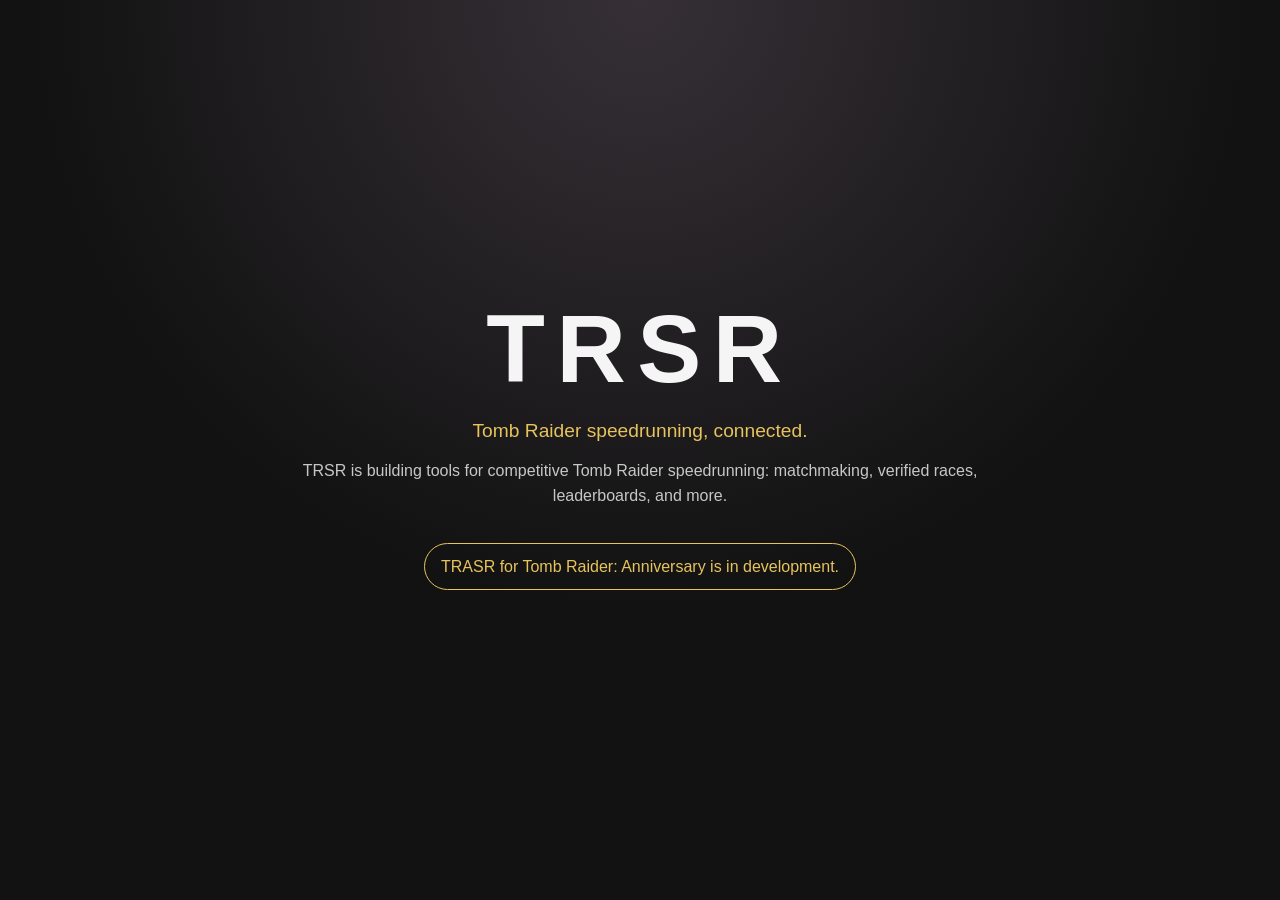
<file: index.html>
<!doctype html>
<html lang="en">
<head>
  <meta charset="utf-8">
  <meta name="viewport" content="width=device-width, initial-scale=1">
  <title>TRSR</title>
  <style>
    :root {
      color-scheme: dark;
      font-family: Arial, sans-serif;
      background: #121212;
      color: #f5f5f5;
    }

    body {
      margin: 0;
      min-height: 100vh;
      display: grid;
      place-items: center;
      text-align: center;
      background:
        radial-gradient(circle at top, #363036, #121212 55%);
    }

    main {
      max-width: 680px;
      padding: 48px 24px;
    }

    h1 {
      margin: 0;
      font-size: clamp(3rem, 12vw, 6rem);
      letter-spacing: 0.12em;
    }

    h2 {
      color: #e7c35c;
      font-size: 1.2rem;
      font-weight: normal;
    }

    p {
      color: #c7c7c7;
      line-height: 1.6;
    }

    .status {
      display: inline-block;
      margin-top: 18px;
      padding: 10px 16px;
      border: 1px solid #e7c35c;
      border-radius: 999px;
      color: #e7c35c;
    }
  </style>
</head>
<body>
  <main>
    <h1>TRSR</h1>
    <h2>Tomb Raider speedrunning, connected.</h2>
    <p>
      TRSR is building tools for competitive Tomb Raider speedrunning:
      matchmaking, verified races, leaderboards, and more.
    </p>
    <p class="status">TRASR for Tomb Raider: Anniversary is in development.</p>
  </main>
</body>
</html>
</file>
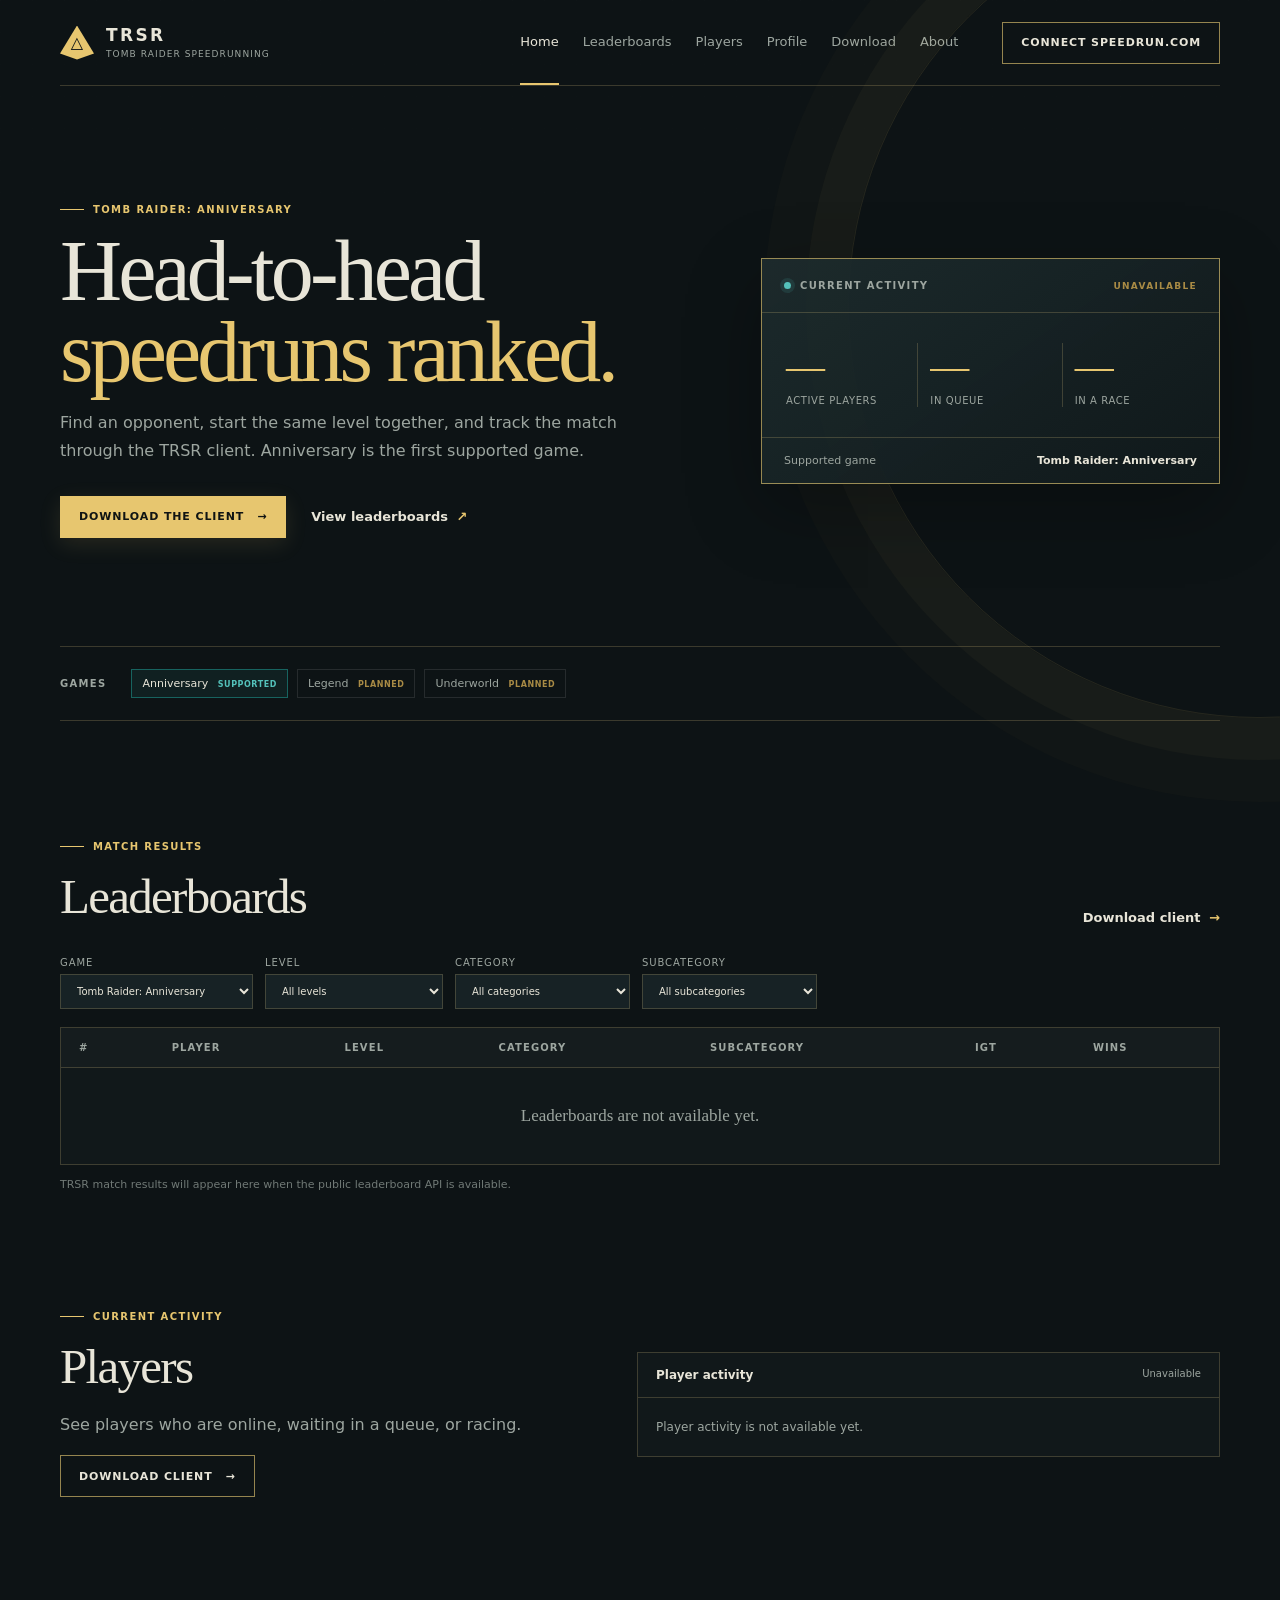
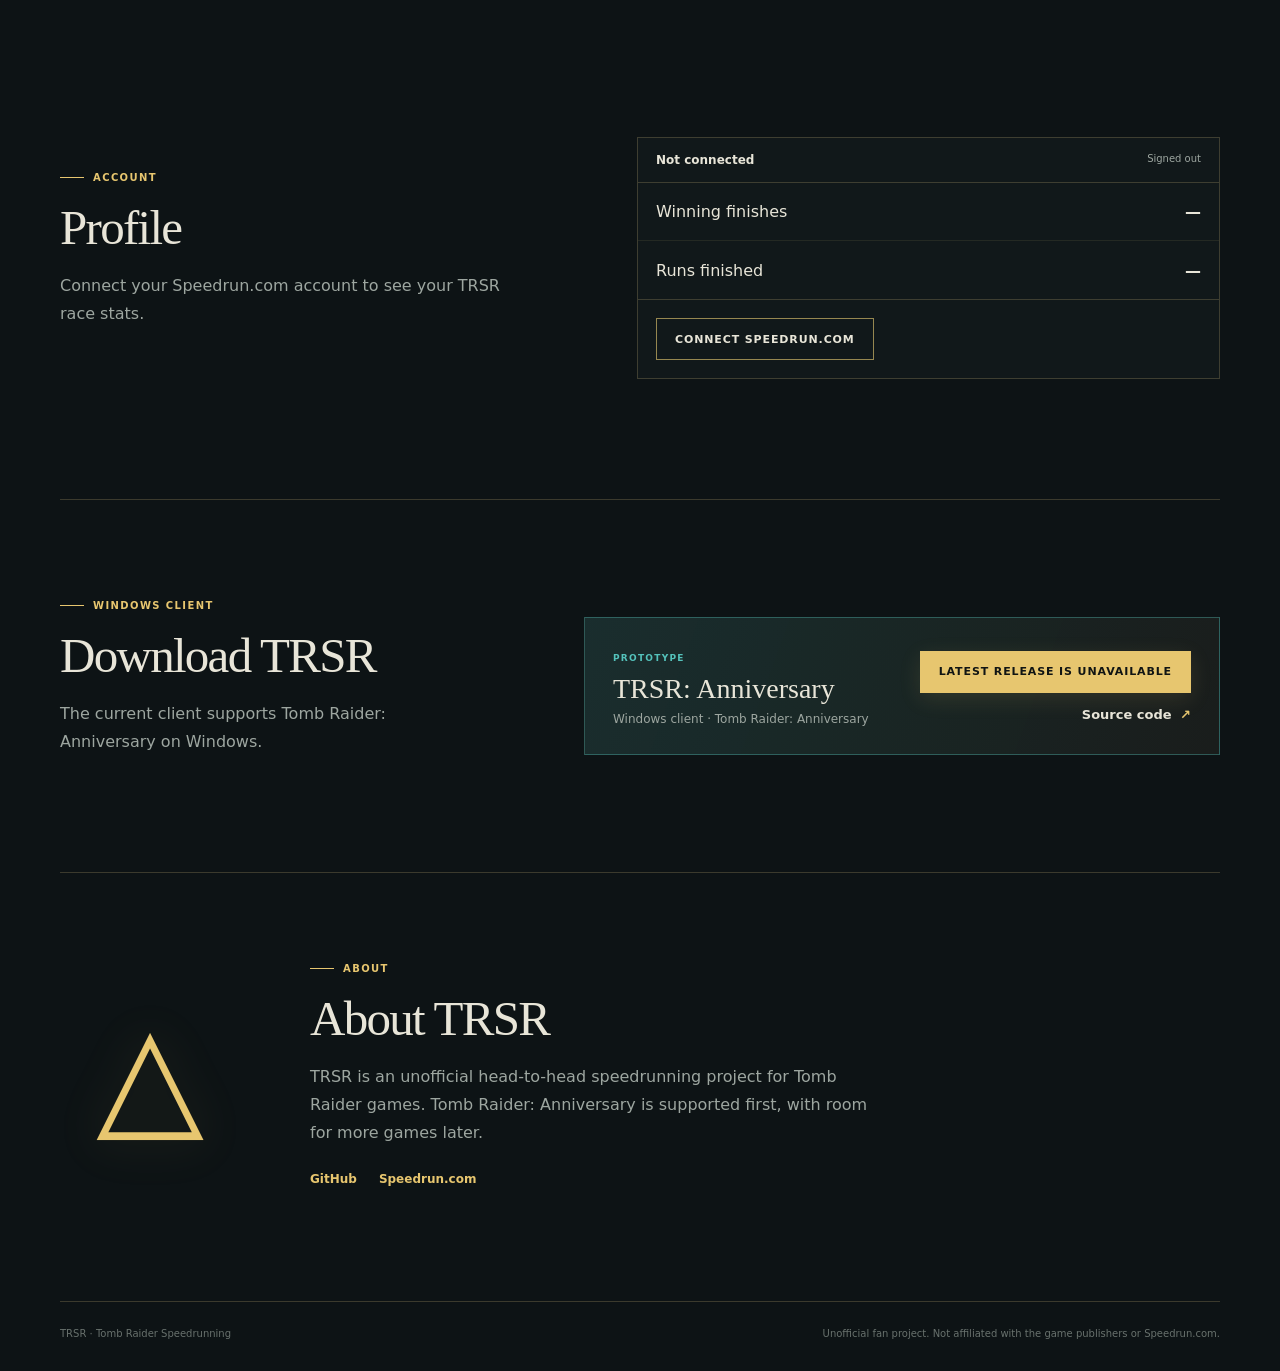
<file: web/index.html>
<!doctype html>
<html lang="en">
  <head>
    <meta charset="utf-8" />
    <meta name="viewport" content="width=device-width, initial-scale=1" />
    <meta name="theme-color" content="#101518" />
    <meta name="description" content="TRSR is a head-to-head speedrunning platform for Tomb Raider games." />
    <title>TRSR — Tomb Raider Speedrunning</title>
    <link rel="stylesheet" href="styles.css" />
  </head>
  <body>
    <div class="site-shell">
      <header class="topbar">
        <a class="brand" href="#home" aria-label="TRSR home">
          <span class="brand-mark" aria-hidden="true">△</span>
          <span><strong>TRSR</strong><small>Tomb Raider Speedrunning</small></span>
        </a>
        <button class="nav-toggle" type="button" aria-expanded="false" aria-controls="site-nav">
          <span></span><span></span><span></span><span class="sr-only">Open navigation</span>
        </button>
        <nav id="site-nav" class="site-nav" aria-label="Primary navigation">
          <a class="active" href="#home">Home</a>
          <a href="#leaderboards">Leaderboards</a>
          <a href="#players">Players</a>
          <a href="#profile">Profile</a>
          <a href="#download">Download</a>
          <a href="#about">About</a>
        </nav>
        <button class="button button-outline account-button" type="button" data-open-login>Connect Speedrun.com</button>
      </header>

      <main>
        <section id="home" class="hero section">
          <div class="hero-copy">
            <p class="eyebrow"><span></span> Tomb Raider: Anniversary</p>
            <h1>Head-to-head<br /><em>speedruns ranked.</em></h1>
            <p class="hero-text">Find an opponent, start the same level together, and track the match through the TRSR client. Anniversary is the first supported game.</p>
            <div class="hero-actions">
              <a class="button button-primary" href="#download">Download the client <span>→</span></a>
              <a class="text-link" href="#leaderboards">View leaderboards <span>↗</span></a>
            </div>
          </div>
          <aside class="live-card" aria-label="Current TRSR activity">
            <div class="card-heading"><span class="live-dot"></span><span>CURRENT ACTIVITY</span><span id="data-mode" class="data-mode">LOADING</span></div>
            <div class="live-numbers">
              <div><strong id="online-count">—</strong><span>Active players</span></div>
              <div><strong id="queue-count">—</strong><span>In queue</span></div>
              <div><strong id="race-count">—</strong><span>In a race</span></div>
            </div>
            <div class="live-footer"><span>Supported game</span><strong>Tomb Raider: Anniversary</strong></div>
          </aside>
        </section>

        <section class="game-strip" aria-label="Supported games">
          <p>GAMES</p>
          <div class="game-pills">
            <span class="game-pill active">Anniversary <b>SUPPORTED</b></span>
            <span class="game-pill">Legend <b>PLANNED</b></span>
            <span class="game-pill">Underworld <b>PLANNED</b></span>
          </div>
        </section>

        <section id="leaderboards" class="section content-section">
          <div class="section-heading">
            <div><p class="eyebrow"><span></span> Match results</p><h2>Leaderboards</h2></div>
            <a class="text-link" href="#download">Download client <span>→</span></a>
          </div>
          <div class="filters" aria-label="Leaderboard filters">
            <label>Game
              <select id="game-filter"><option value="anniversary">Tomb Raider: Anniversary</option><option disabled>Legend — planned</option><option disabled>Underworld — planned</option></select>
            </label>
            <label>Level
              <select id="level-filter">
                <option value="all">All levels</option>
                <option>Mountain Caves</option><option>City of Vilcabamba</option><option>The Lost Valley</option>
                <option>Tomb of Qualopec</option><option>St. Francis Folly</option><option>The Coliseum</option>
                <option>Midas Palace</option><option>Tomb of Tihocan</option><option>Temple of Khamoon</option>
                <option>Obelisk of Khamoon</option><option>Sanctuary of the Scion</option><option>Natla's Mines</option>
                <option>The Great Pyramid</option><option>Final Conflict</option><option>Croft Manor</option>
              </select>
            </label>
            <label>Category
              <select id="category-filter"><option value="all">All categories</option><option>Any%</option><option>100%</option></select>
            </label>
            <label>Subcategory
              <select id="subcategory-filter"><option value="all">All subcategories</option><option>No Bug Jump</option><option>Bug Jump</option><option>Better Than Glitchless</option><option>Glitchless</option></select>
            </label>
          </div>
          <div class="table-wrap">
            <table class="leaderboard-table">
              <thead><tr><th>#</th><th>Player</th><th>Level</th><th>Category</th><th>Subcategory</th><th>IGT</th><th>Wins</th></tr></thead>
              <tbody id="leaderboard-body"><tr class="loading-row"><td colspan="7">Loading results…</td></tr></tbody>
            </table>
          </div>
          <p class="fine-print">TRSR match results will appear here when the public leaderboard API is available.</p>
        </section>

        <section id="players" class="section content-section split-section">
          <div>
            <p class="eyebrow"><span></span> Current activity</p>
            <h2>Players</h2>
            <p class="section-text">See players who are online, waiting in a queue, or racing.</p>
            <a class="button button-outline" href="#download">Download client <span>→</span></a>
          </div>
          <div class="player-panel">
            <div class="panel-header"><strong>Player activity</strong><span id="presence-updated">Loading…</span></div>
            <ul id="player-list" class="player-list" aria-live="polite"><li class="loading-player">Loading player activity…</li></ul>
          </div>
        </section>

        <section id="profile" class="section content-section split-section">
          <div>
            <p class="eyebrow"><span></span> Account</p>
            <h2>Profile</h2>
            <p class="section-text">Connect your Speedrun.com account to see your TRSR race stats.</p>
          </div>
          <div class="player-panel">
            <div class="panel-header"><strong id="profile-name">Not connected</strong><span id="profile-state">Signed out</span></div>
            <ul class="player-list">
              <li><span>Winning finishes</span><strong id="profile-wins">—</strong></li>
              <li><span>Runs finished</span><strong id="profile-best">—</strong></li>
            </ul>
            <div class="profile-actions">
              <button id="profile-connect" class="button button-outline" type="button" data-open-login>Connect Speedrun.com</button>
              <button id="logout-button" class="button button-outline" type="button" hidden>Sign out</button>
            </div>
          </div>
        </section>

        <section id="download" class="section download-section">
          <div><p class="eyebrow"><span></span> Windows client</p><h2>Download TRSR</h2><p class="section-text">The current client supports Tomb Raider: Anniversary on Windows.</p></div>
          <div class="download-card">
            <div><span class="version-tag">PROTOTYPE</span><h3>TRSR: Anniversary</h3><p>Windows client · Tomb Raider: Anniversary</p></div>
            <div class="download-actions">
              <a id="download-link" class="button button-primary" href="#" data-release-download aria-disabled="true">Finding latest release… <span>↓</span></a>
              <a id="github-link" class="text-link" href="https://github.com/amedrii/TRSR">Source code <span>↗</span></a>
            </div>
          </div>
        </section>

        <section id="about" class="section about-section">
          <div class="about-mark" aria-hidden="true">△</div>
          <div>
            <p class="eyebrow"><span></span> About</p><h2>About TRSR</h2>
            <p class="section-text">TRSR is an unofficial head-to-head speedrunning project for Tomb Raider games. Tomb Raider: Anniversary is supported first, with room for more games later.</p>
            <div class="about-links"><a href="https://github.com/amedrii/TRSR">GitHub</a><a href="https://www.speedrun.com/tra">Speedrun.com</a></div>
          </div>
        </section>
      </main>

      <footer><span>TRSR · Tomb Raider Speedrunning</span><span>Unofficial fan project. Not affiliated with the game publishers or Speedrun.com.</span></footer>
    </div>

    <dialog id="login-dialog" class="login-dialog">
      <form id="login-form" method="post">
        <button class="dialog-close" type="button" aria-label="Close" data-close-login>×</button>
        <p class="eyebrow"><span></span> Account</p><h2>Connect Speedrun.com</h2>
        <p>Your API key is used once to verify your account. TRSR does not save the key.</p>
        <label for="api-key">Speedrun.com API key</label>
        <input id="api-key" name="api-key" type="password" autocomplete="off" required />
        <p id="login-message" class="login-message" aria-live="polite"></p>
        <button class="button button-primary" type="submit" disabled>Connect account <span>→</span></button>
        <a class="text-link" href="https://www.speedrun.com/settings" target="_blank" rel="noreferrer">Find your API key <span>↗</span></a>
      </form>
    </dialog>

    <script src="app.js"></script>
  </body>
</html>
</file>
<file: web/styles.css>
:root {
  --ink: #0d1315;
  --surface: #121a1c;
  --surface-raised: #172225;
  --line: rgba(205, 184, 121, .24);
  --line-strong: rgba(226, 197, 112, .64);
  --paper: #e8e5d8;
  --muted: #9da6a0;
  --gold: #e7c66f;
  --gold-soft: #a98b45;
  --teal: #54c2bb;
  --teal-dark: #17635f;
  --danger: #d36e63;
  --max-width: 1160px;
}

* { box-sizing: border-box; }
html { scroll-behavior: smooth; }
body { margin: 0; background: var(--ink); color: var(--paper); font-family: Inter, ui-sans-serif, system-ui, -apple-system, BlinkMacSystemFont, "Segoe UI", sans-serif; }
body::before { content: ""; position: fixed; inset: 0; pointer-events: none; opacity: .28; background-image: linear-gradient(rgba(255,255,255,.025) 1px, transparent 1px), linear-gradient(90deg, rgba(255,255,255,.018) 1px, transparent 1px); background-size: 32px 32px; mask-image: linear-gradient(to bottom, black, transparent 72%); }
a { color: inherit; text-decoration: none; }
button, select, input { font: inherit; }
button { cursor: pointer; }

.site-shell { min-height: 100vh; overflow: hidden; }
.topbar { width: min(calc(100% - 48px), var(--max-width)); height: 86px; margin: auto; display: flex; align-items: center; gap: 32px; border-bottom: 1px solid var(--line); }
.brand { display: inline-flex; align-items: center; gap: 12px; min-width: max-content; }
.brand-mark { display: grid; place-items: center; width: 34px; height: 34px; color: var(--ink); background: var(--gold); clip-path: polygon(50% 0, 100% 82%, 50% 100%, 0 82%); font-weight: 900; }
.brand strong { display: block; letter-spacing: .14em; font-size: 17px; line-height: 1; }
.brand small { display: block; margin-top: 5px; font-size: 9px; text-transform: uppercase; letter-spacing: .12em; color: var(--muted); }
.site-nav { display: flex; height: 100%; align-items: center; gap: 24px; margin-left: auto; }
.site-nav a { height: 100%; display: grid; place-items: center; color: var(--muted); font-size: 13px; border-bottom: 2px solid transparent; }
.site-nav a:hover, .site-nav a.active { color: var(--paper); border-color: var(--gold); }
.button { min-height: 42px; display: inline-flex; align-items: center; justify-content: center; gap: 13px; padding: 0 18px; border: 1px solid transparent; text-transform: uppercase; letter-spacing: .08em; font-size: 11px; font-weight: 700; transition: transform .15s ease, background .15s ease; }
.button:hover { transform: translateY(-2px); }
.button-primary { color: #101413; background: var(--gold); box-shadow: 0 6px 22px rgba(231, 198, 111, .12); }
.button-outline { color: var(--paper); background: transparent; border-color: var(--line-strong); }
.account-button { margin-left: 12px; }
.nav-toggle { display: none; }

.section { width: min(calc(100% - 48px), var(--max-width)); margin: auto; }
.hero { position: relative; min-height: 570px; display: grid; grid-template-columns: 1.15fr .85fr; align-items: center; gap: 80px; }
.hero::after { content: ""; position: absolute; width: 820px; height: 820px; right: -450px; top: -190px; border: 1px solid rgba(231,198,111,.11); border-radius: 50%; box-shadow: 0 0 0 42px rgba(231,198,111,.028), 0 0 0 84px rgba(231,198,111,.018); }
.eyebrow { display: flex; align-items: center; gap: 9px; margin: 0 0 16px; color: var(--gold); text-transform: uppercase; letter-spacing: .14em; font-size: 10px; font-weight: 800; }
.eyebrow span { width: 24px; height: 1px; background: var(--gold); }
h1, h2, h3 { margin: 0; font-family: Georgia, "Times New Roman", serif; font-weight: 500; }
h1 { max-width: 680px; font-size: clamp(50px, 7vw, 86px); line-height: .94; letter-spacing: -.045em; }
h1 em { color: var(--gold); font-style: normal; }
h2 { font-size: clamp(34px, 4vw, 49px); letter-spacing: -.035em; }
.hero-text, .section-text { max-width: 575px; color: var(--muted); font-size: 16px; line-height: 1.75; }
.hero-actions { display: flex; align-items: center; gap: 25px; margin-top: 31px; }
.text-link { color: var(--paper); font-size: 13px; font-weight: 700; }
.text-link span { color: var(--gold); margin-left: 4px; }
.text-link:hover { color: var(--gold); }

.live-card { position: relative; z-index: 1; align-self: center; background: linear-gradient(145deg, rgba(30, 44, 46, .92), rgba(16, 25, 27, .98)); border: 1px solid var(--line-strong); box-shadow: 0 24px 70px rgba(0,0,0,.28); }
.card-heading { display: flex; align-items: center; gap: 9px; min-height: 54px; padding: 0 22px; color: var(--muted); border-bottom: 1px solid var(--line); font-size: 10px; letter-spacing: .13em; font-weight: 800; }
.live-dot { width: 7px; height: 7px; background: var(--teal); border-radius: 50%; box-shadow: 0 0 0 4px rgba(84,194,187,.12); }
.data-mode { margin-left: auto; font-size: 9px; color: var(--gold-soft); }
.live-numbers { display: grid; grid-template-columns: repeat(3, 1fr); padding: 30px 12px; }
.live-numbers div { min-width: 0; padding: 0 12px; border-right: 1px solid var(--line); }
.live-numbers div:last-child { border: 0; }
.live-numbers strong { display: block; color: var(--gold); font-family: Georgia, serif; font-size: 39px; font-weight: 400; }
.live-numbers span { display: block; margin-top: 6px; color: var(--muted); font-size: 10px; text-transform: uppercase; line-height: 1.3; letter-spacing: .06em; }
.live-footer { display: flex; justify-content: space-between; gap: 15px; padding: 16px 22px; border-top: 1px solid var(--line); color: var(--muted); font-size: 11px; }
.live-footer strong { color: var(--paper); font-weight: 600; }

.game-strip { width: min(calc(100% - 48px), var(--max-width)); margin: -10px auto 0; padding: 22px 0; display: flex; align-items: center; gap: 25px; border-top: 1px solid var(--line); border-bottom: 1px solid var(--line); }
.game-strip > p { margin: 0; color: var(--muted); letter-spacing: .13em; font-size: 10px; font-weight: 800; }
.game-pills { display: flex; gap: 9px; flex-wrap: wrap; }
.game-pill { padding: 7px 10px; border: 1px solid rgba(255,255,255,.1); color: var(--muted); font-size: 11px; }
.game-pill.active { color: var(--paper); border-color: var(--teal-dark); background: rgba(38,111,105,.14); }
.game-pill b { margin-left: 6px; color: var(--gold-soft); font-size: 8px; letter-spacing: .07em; }
.game-pill.active b { color: var(--teal); }

.content-section { padding: 120px 0 0; }
.section-heading { display: flex; align-items: end; justify-content: space-between; gap: 20px; margin-bottom: 32px; }
.filters { display: flex; gap: 12px; margin-bottom: 18px; }
.filters label { display: grid; gap: 6px; color: var(--muted); font-size: 10px; text-transform: uppercase; letter-spacing: .09em; }
select { min-width: 175px; padding: 10px 30px 10px 12px; color: var(--paper); background: var(--surface-raised); border: 1px solid var(--line); outline: none; }
select:focus { border-color: var(--gold); }
.table-wrap { overflow-x: auto; border: 1px solid var(--line); background: rgba(18,26,28,.84); }
table { width: 100%; border-collapse: collapse; min-width: 700px; }
th { padding: 14px 18px; color: var(--muted); background: rgba(255,255,255,.015); border-bottom: 1px solid var(--line); font-size: 10px; text-transform: uppercase; letter-spacing: .11em; text-align: left; }
td { padding: 17px 18px; border-bottom: 1px solid rgba(205,184,121,.11); color: var(--muted); font-size: 13px; }
tbody tr:last-child td { border: 0; }
tbody tr:hover td { background: rgba(231,198,111,.035); }
td:first-child { color: var(--gold); font-family: Georgia, serif; font-size: 17px; }
.runner { color: var(--paper); font-weight: 700; }
.time { color: var(--gold); font-family: ui-monospace, SFMono-Regular, Menlo, monospace; }
.loading-row td, .empty-row td { text-align: center; padding: 38px; color: var(--muted); }
.fine-print { margin: 13px 0 0; color: #707976; font-size: 11px; }

.split-section { display: grid; grid-template-columns: .9fr 1.1fr; gap: 100px; align-items: center; padding-bottom: 120px; }
.player-panel { border: 1px solid var(--line); background: rgba(18,26,28,.84); }
.panel-header { display: flex; justify-content: space-between; padding: 15px 18px; border-bottom: 1px solid var(--line); font-size: 12px; }
.panel-header span { color: var(--muted); font-size: 10px; }
.player-list { padding: 0; margin: 0; list-style: none; }
.player-list li { display: flex; align-items: center; justify-content: space-between; gap: 15px; min-height: 58px; padding: 10px 18px; border-bottom: 1px solid rgba(205,184,121,.1); }
.player-list li:last-child { border: 0; }
.player-name { color: var(--paper); font-size: 13px; font-weight: 700; }
.player-game { display: block; margin-top: 4px; color: var(--muted); font-size: 10px; }
.state { padding: 5px 7px; color: var(--teal); background: rgba(84,194,187,.08); font-size: 9px; text-transform: uppercase; letter-spacing: .08em; white-space: nowrap; }
.state.queue { color: var(--gold); background: rgba(231,198,111,.08); }
.state.racing { color: #cf8ddb; background: rgba(207,141,219,.08); }
.loading-player { color: var(--muted); font-size: 12px; }

.download-section { padding: 100px 0; display: grid; grid-template-columns: .8fr 1.2fr; gap: 100px; align-items: center; border-top: 1px solid var(--line); }
.download-card { display: flex; justify-content: space-between; gap: 25px; padding: 28px; background: linear-gradient(110deg, rgba(30,56,55,.72), rgba(29,32,29,.78)); border: 1px solid rgba(84,194,187,.36); }
.version-tag { color: var(--teal); font-size: 9px; letter-spacing: .14em; font-weight: 800; }
.download-card h3 { margin-top: 8px; font-size: 28px; }
.download-card p { margin: 7px 0 0; color: var(--muted); font-size: 12px; }
.download-actions { display: flex; flex-direction: column; align-items: flex-end; justify-content: center; gap: 14px; }

.about-section { display: grid; grid-template-columns: 180px 1fr; gap: 70px; align-items: center; padding: 90px 0 115px; border-top: 1px solid var(--line); }
.about-mark { color: var(--gold); font-size: 140px; text-align: center; text-shadow: 0 0 50px rgba(231,198,111,.18); }
.about-links { display: flex; gap: 22px; margin-top: 25px; }
.about-links a { color: var(--gold); font-size: 12px; font-weight: 700; }
footer { width: min(calc(100% - 48px), var(--max-width)); display: flex; justify-content: space-between; gap: 25px; margin: auto; padding: 24px 0 30px; color: #68716d; border-top: 1px solid var(--line); font-size: 10px; line-height: 1.5; }

.login-dialog { width: min(calc(100% - 32px), 470px); padding: 0; color: var(--paper); background: var(--surface-raised); border: 1px solid var(--line-strong); box-shadow: 0 28px 90px rgba(0,0,0,.6); }
.login-dialog::backdrop { background: rgba(4,8,9,.77); backdrop-filter: blur(4px); }
.login-dialog form { padding: 38px; }
.login-dialog h2 { margin-bottom: 15px; font-size: 36px; }
.login-dialog p:not(.eyebrow):not(.login-message) { color: var(--muted); font-size: 13px; line-height: 1.65; }
.login-dialog label { display: block; margin-top: 23px; color: var(--muted); font-size: 10px; text-transform: uppercase; letter-spacing: .1em; }
.login-dialog input { width: 100%; margin: 8px 0 14px; padding: 13px; color: var(--paper); background: var(--ink); border: 1px solid var(--line); outline: none; }
.login-dialog input:focus { border-color: var(--gold); }
.login-dialog .text-link { display: inline-block; margin-left: 16px; }
.dialog-close { position: absolute; top: 13px; right: 17px; border: 0; color: var(--muted); background: transparent; font-size: 27px; }
.login-message { min-height: 18px; color: var(--danger); font-size: 11px; }
.sr-only { position: absolute; width: 1px; height: 1px; overflow: hidden; clip: rect(0,0,0,0); }

@media (max-width: 800px) {
  .topbar { width: min(calc(100% - 32px), var(--max-width)); height: 70px; gap: 14px; }
  .nav-toggle { display: grid; width: 38px; height: 38px; gap: 4px; place-content: center; margin-left: auto; color: var(--paper); background: transparent; border: 1px solid var(--line); }
  .nav-toggle span:not(.sr-only) { display: block; width: 15px; height: 1px; background: currentColor; }
  .site-nav { display: none; position: absolute; z-index: 5; top: 69px; left: 0; right: 0; height: auto; padding: 13px 16px 18px; background: var(--surface); border-bottom: 1px solid var(--line); }
  .site-nav.open { display: grid; }
  .site-nav a { height: 39px; justify-content: start; }
  .account-button { display: none; }
  .section, .game-strip, footer { width: min(calc(100% - 32px), var(--max-width)); }
  .hero { grid-template-columns: 1fr; gap: 35px; padding: 82px 0 60px; min-height: auto; }
  .hero::after { right: -580px; top: -360px; }
  h1 { font-size: clamp(48px, 14vw, 74px); }
  .live-card { max-width: 510px; width: 100%; }
  .game-strip { align-items: flex-start; flex-direction: column; gap: 12px; }
  .filters { overflow-x: auto; padding-bottom: 3px; }
  .split-section, .download-section { grid-template-columns: 1fr; gap: 40px; }
  .content-section { padding-top: 85px; }
  .split-section { padding-bottom: 85px; }
  .download-section { padding: 75px 0; }
  .download-card { align-items: flex-start; flex-direction: column; }
  .download-actions { align-items: flex-start; }
  .about-section { grid-template-columns: 1fr; gap: 20px; padding: 70px 0 85px; }
  .about-mark { font-size: 90px; text-align: left; }
  footer { flex-direction: column; gap: 7px; }
}

@media (max-width: 450px) {
  .hero-actions, .live-numbers { align-items: stretch; flex-direction: column; }
  .hero-actions { gap: 18px; }
  .live-numbers { display: flex; gap: 17px; }
  .live-numbers div { border: 0; }
  .section-heading { align-items: flex-start; flex-direction: column; }
  .login-dialog form { padding: 29px 22px; }
}

.profile-actions { display: flex; gap: 10px; padding: 18px; border-top: 1px solid var(--line); }
[hidden] { display: none !important; }
</file>
